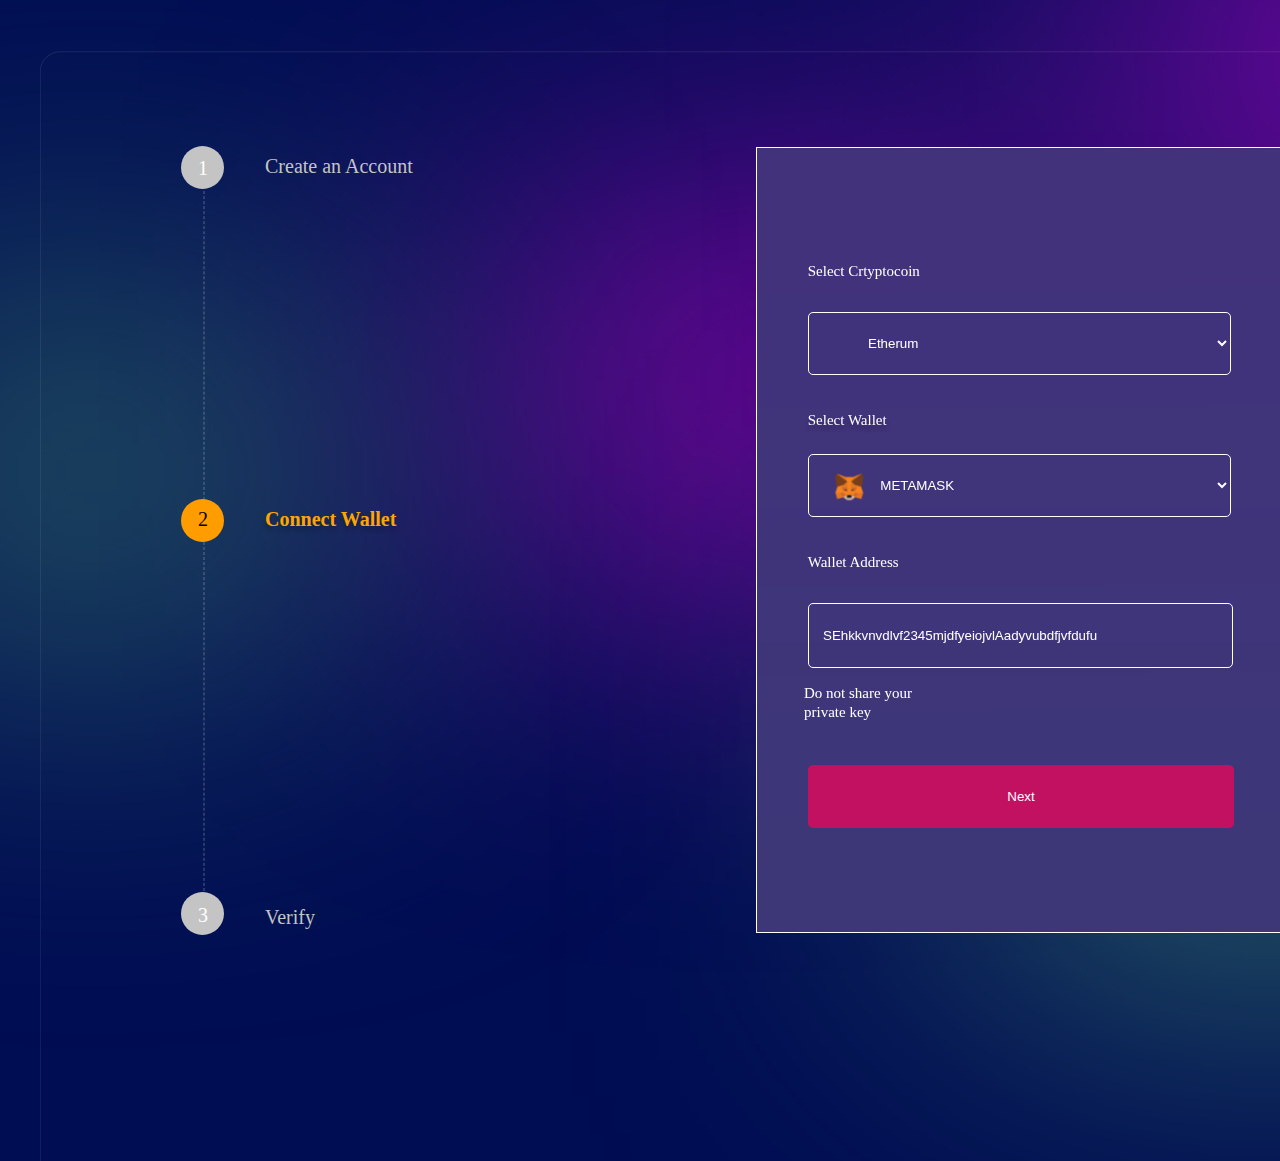
<file: connectwallet.html>
<!DOCTYPE html>
<html lang="en">
<head>
    <meta charset="UTF-8">
    <meta http-equiv="X-UA-Compatible" content="IE=edge">
    <meta name="viewport" content="width=device-width, initial-scale=1.0">
    <title>Connect Wallet</title>
    <link rel="stylesheet" href="connectwallet.css">
</head>
<body>
    <a href="#connect"></a>
    <section>
        <div class="ccv">
            <ul class="numbers">
                <li class="one">1</li>
                <li class="two">2</li>
                <li class="three">3</li>
            </ul>
            <ul class="list">
                <li class="cacc">Create an Account</li>
                <li class="cwallet">Connect Wallet</li>
                <li class="verify">Verify</li>
            </ul>
        </div>
        <form action="">
            <img src="img/metamaskpic.svg" alt="" class="metamask">
            <label for="coin" class="coin">Select Crtyptocoin</label>
            <select name="etherum" id="coin">
                <option value="coin">Etherum</option>
                <option value="">Matic</option>
                <option value="">Bnb</option>
                <option value="">Solana</option>
            </select>
            <label for="Wallet" class="wallet">Select Wallet</label>
            <select name="etherum" id="wallet">
                <option value="">METAMASK</option>
                <option value="">TRUST WALLET</option>
                <option value="">LUNO</option>
                <option value="">COINBASE</option>
                <option value="">BINANCE</option>
            </select>
            <label for="address" class="address">Wallet Address</label><p></p>
            <input type="text" id="address" 
            placeholder="SEhkkvnvdlvf2345mjdfyeiojvlAadyvubdfjvfdufu" 
            required>
            <p>Do not share your private key</p>
            <button><a href="#">Next</a></button>
        </form>
    </section>
    <img src="img/Ellipse 2.svg" alt="" class="tw">
    <img src="img/Ellipse 3.svg" alt="" class="th">
    <img src="img/Ellipse 4.svg" alt="" class="fo">
    <img src="img/Ellipse 1.svg" alt="" class="on">
    <img src="img/dashline.svg" alt="" class="line">
    <img src="img/Rectangle 1.svg" alt="" class="rec">
    <img src="img/circle 1.svg" alt="" class="circle1">
    <img src="img/circle 2.svg" alt="" class="circle2">
    <img src="img/circle 3.svg" alt="" class="circle3">
</body>
</html>
</file>
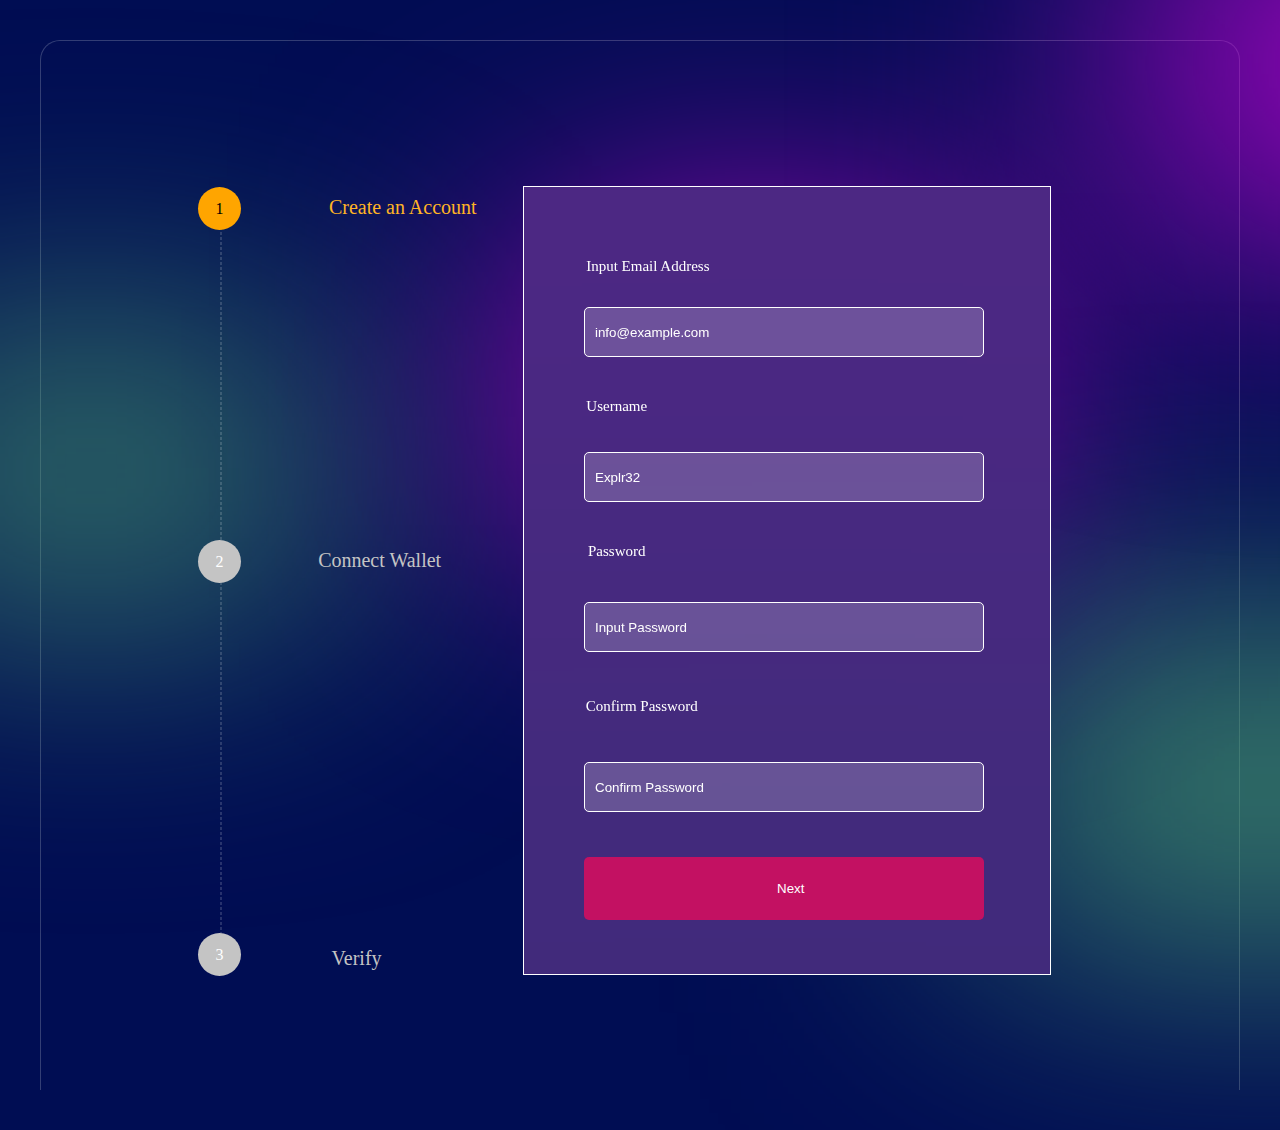
<file: createaccount.html>
<!DOCTYPE html>
<html lang="en">
<head>
    <meta charset="UTF-8">
    <meta http-equiv="X-UA-Compatible" content="IE=edge">
    <meta name="viewport" content="width=device-width, initial-scale=1.0">
    <title>Create Account</title>
    <link rel="stylesheet" href="createaccount.css">
</head>
<body>
<article>
    <img src="image/Ellipse 182.svg" alt="" class="img1">
    <img src="image/Ellipse 183.svg" alt="" class="img2">
    <img src="image/Ellipse 185.svg" alt="" class="img3">
    <img src="image/Ellipse 187.svg" alt="" class="img4">
    <section>
        <div class="list">
            <div class="dash"></div>
            <ul class="number">
                <li class="one">1</li>
                <li class="two">2</li>
                <li class="three">3</li>
            </ul>
            <ul class="navi">
                <li class="creat">Create an Account</li>
                <li class="connect">Connect Wallet</li>
                <li class="verify">Verify</li>
            </ul>
        </div>
        <div class="form">
            <form action="">
                <label for="email" class="email">Input Email Address</label><p></p>
                <input type="email" name="" id="email" placeholder="info@example.com" required><p></p>
                <label for="" class="username">Username</label><p></p>
                <input type="text" name="" id="Username" placeholder="Explr32" required><p></p>
                <label for="" class="password">Password</label><p></p>
                <input type="password" name="" id="password" placeholder="Input Password" required><p></p>
                <label for="" class="confirm">Confirm Password</label><p></p>
                <input type="password" name="" id="Confirm" placeholder="Confirm Password" required><p></p>
                <button type="submit">Next</button>
            </form>
        </div>
    </section>
</article>
</body>
</html>
</file>
<file: connectwallet.css>
*{
    padding: 0px;
    margin: 0px;
}

/* background */
body{
    position: relative;
    background-color:  #000D53;
    width: 1512px;
    height: 1090px;
    overflow-x: hidden;
}
.on{
    position: absolute;
    width: 458px;
    height: 212px;
    left: -138px;
    top: 365px;
    background: #4CA772;
    filter: blur(200px);
}
.tw{
    position: absolute;
    width: 449px;
    height: 229px;
    left: 540px;
    top: 273px;
    background: #FF00F5;
    filter: blur(200px);
}
.th{
    position: absolute;
    width: 516px;
    height: 281px;
    left: 1143px;
    top: -77px;
    background: #D103E2;
    filter: blur(200px);
}
.fo{
    position: absolute;
    width: 547px;
    height: 255px;
    left: 990px;
    top: 659px;
    background: #4CA772;
    filter: blur(200px);
}
.rec{
    position: absolute;
    width: 1431px;
    height: 1170px;
    left: 40px;
    top: 41px;
    margin-top: -50px;
}
.line{
    position: absolute;
    width: 0px;
    height: 763px;
    left: 203px;
    top: 151px;
    border: 1px dashed rgba(255, 255, 255, 0.15);
}
.circle1{
    position: absolute;
    width: 43px;
    height: 43px;
    left: 181px;
    top: 146px;
}
.circle2{
    position: absolute;
    width: 43px;
    height: 43px;
    left: 181px;
    top: 499px;
}
.circle3{
    position: absolute;
    width: 43px;
    height: 43px;
    left: 181px;
    top: 892px;
}

/* section */
section{
    display: flex;
    justify-content: center;
    align-items: center;
}
.cvv{
    display: flex;
}
li{
    z-index: 3;
    list-style-type: none;
}
.one{
    position: absolute;
    width: 9px;
    height: 29px;
    left: 198px;
    top: 155px;
    font-family: 'Space Grotesk';
    font-style: normal;
    font-weight: 400;
    font-size: 20px;
    line-height: 26px;
    color: #FFFFFF;
}
.two{
    position: absolute;
    width: 9px;
    height: 29px;
    left: 198px;
    top: 506px;
    font-family: 'Space Grotesk';
    font-style: normal;
    font-weight: 400;
    font-size: 20px;
    line-height: 26px;
    color: #000000;
}
.three{
    position: absolute;
    width: 9px;
    height: 29px;
    left: 198px;
    top: 902px;
    font-family: 'Space Grotesk';
    font-style: normal;
    font-weight: 400;
    font-size: 20px;
    line-height: 26px;
    color: #FFFFFF;
}
.cacc{
    position: absolute;
    width: 241.47px;
    height: 29.22px;
    left: 265px;
    top: 153px;
    font-family: 'Space Grotesk';
    font-style: normal;
    font-weight: 300;
    font-size: 20px;
    line-height: 26px;
    color: #C4C4C4;
}
.cwallet{
    position: absolute;
    width: 195.33px;
    height: 29.22px;
    left: 265px;
    top: 506px;
    font-family: 'Space Grotesk';
    font-style: normal;
    font-weight: 700;
    font-size: 20px;
    line-height: 26px;
    color: #FFA500;
    text-shadow: 0px 4px 4px rgba(0, 0, 0, 0.25);
}
.verify{
    position: absolute;
    width: 149.19px;
    height: 29.22px;
    left: 265px;
    top: 904px;
    font-family: 'Space Grotesk';
    font-style: normal;
    font-weight: 300;
    font-size: 20px;
    line-height: 26px;
    color: #C4C4C4;
}

/* form */
form{
    position: absolute;
    width: 528px;
    height: 784px;
    left: 756px;
    top: 147px;
    background:  rgba(255, 255, 255, 0.1);
    border: 0.5px solid #FFFFFF;
    backdrop-filter: blur(500px);
    z-index: 1;
}
.coin{
    position: absolute;
    width: 241.47px;
    height: 29.22px;
    left: 50.75px;
    top: 114px;
    font-family: 'Space Grotesk';
    font-style: normal;
    font-weight: 400;
    font-size: 15px;
    line-height: 19px;
    color: #FFFFFF;
}
#coin{
    position: absolute;
    width: 422.95px;
    height: 63.06px;
    left: 50.75px;
    top: 163.79px;
    background: none;
    border: 0.5px solid #FFFFFF;
    border-radius: 5px;
    color: #FFFFFF;
    padding-left: 55.25px;
    outline: none;
}
.wallet{
    position: absolute;
    width: 195.33px;
    height: 29.22px;
    left: 50.75px;
    top: 263.19px;
    font-family: 'Space Grotesk';
    font-style: normal;
    font-weight: 400;
    font-size: 15px;
    line-height: 19px;
    color: #FFFFFF;
    text-shadow: 0px 4px 4px rgba(0, 0, 0, 0.25);
}
#wallet{
    position: absolute;
    width: 422.95px;
    height: 63.06px;
    left: 50.75px;
    top: 306.25px;
    border: 0.5px solid #FFFFFF;
    border-radius: 5px;
    background: none;
    padding-left: 67.55px;
    color: #FFFFFF;
    outline: none;
}
.metamask{
    position: absolute;
    width: 51.91px;
    height: 53.83px;
    left: 64.6px;
    top: 312.4px;
}
option{
    background-color: #000D53;
}
.address{
    position: absolute;
    width: 149.19px;
    height: 29.22px;
    left: 50.75px;
    top: 404.68px;
    font-family: 'Space Grotesk';
    font-style: normal;
    font-weight: 400;
    font-size: 15px;
    line-height: 19px;
    color: #FFFFFF;
}
#address{
    position: absolute;
    width: 408.7px;
    height: 63.06px;
    left: 50.75px;
    top: 455.44px;
    border: 0.5px solid #FFFFFF;
    border-radius: 5px;
    background: none;
    padding-left: 14.25px;
    color: #FFFFFF;
    outline: none;
}
::placeholder{
    color: #FFFFFF;
}
p{
    position: absolute;
    width: 146px;
    height: 29px;
    left: 47px;
    top: 540px;
    font-family: 'Space Grotesk';
    font-style: normal;
    font-weight: 300;
    font-size: 15px;
    line-height: 19px;
    display: flex;
    align-items: center;
    color: #FFFFFF;
}
button{
    position: absolute;
    width: 426.03px;
    height: 63.06px;
    left: 51px;
    top: 617px;
    background: #C31162;
    border-radius: 5px;
    border: 0px;
}
a{
    color: #FFFFFF;
    text-decoration: none;
}
</file>
<file: createaccount.css>
*{
    margin: 0;
    padding: 0;
    box-sizing: border-box;
}

body{
    overflow-x: hidden;
}
article{
    /* width: 1512px; */
    /* height: 872px; */
    background-color: #000d53;
    padding: 40px;
}

.img1{
    position: absolute;
    width: 458px;
    height: 212px;
    left: -138px;
    top: 365px;
    background: #4CA772;
    filter: blur(150px);
}
.img2{
    position: absolute;
    width: 547px;
    height: 255px;
    left: 990px;
    top: 659px;
    background: #4CA772;
    filter: blur(150px);
}
.img3{
    position: absolute;
    width: 449px;
    height: 229px;
    left: 540px;
    top: 273px;
    background: #FF00F5;
    filter: blur(150px);
}
.img4{
    position: absolute;
    width: 516px;
    height: 281px;
    left: 1143px;
    top: -77px;
    background: #D103E2;
    filter: blur(150px);
}

section{
    display: flex;
    gap: 200px;
    text-align: center;
    border:  0.5px solid rgba(255, 255, 255, 0.2);
    border-radius: 20px;
    /* width: 1431px; */
    height: 1050px;
    border-bottom: none;
    border-bottom-left-radius: 0;
    border-bottom-right-radius: 0;
}
.navi{
    list-style-type: none;
}
.number{
    list-style-type: none;
}
.list{
    display: flex;
    gap: 20px;
    position: relative;
}
.one{
    background-color: #FFA500;
    width: 43px;
    height: 43px;
    border-radius: 90px;
    padding: 13px 10px;
    position: absolute;
    top: 146px;
    left: 157px;
}
.two{
    background-color: #C4C4C4;
    width: 43px;
    height: 43px;
    border-radius: 90px;
    padding: 13px 10px;
    color:  #FFFFFF;
    position: absolute;
    top: 499px;
    left: 157px;
}
.three{
    background-color: #C4C4C4;
    width: 43px;
    height: 43px;
    border-radius: 90px;
    padding: 13px 10px;
    color:  #FFFFFF;
    position: absolute;
    top: 892px;
    left: 157px;
}

.creat{
    position: absolute;
    top: 153px;
    left: 241px;
    width: 241.47px;
    height: 29.22px;
    color: #FFB425;
    font-family: 'Space Grotesk';
    font-style: normal;
    font-weight: 400;
    font-size: 20px;
    line-height: 26px;
}
.connect{
    position: absolute;
    top: 506px;
    left: 241px;
    width: 195.33px;
    height: 29.22px;
    font-family: 'Space Grotesk';
    font-style: normal;
    font-weight: 300;
    font-size: 20px;
    line-height: 26px;
    color: #C4C4C4;
}
.verify{
    position: absolute;
    top: 904px;
    left: 241px;
    width: 149.19px;
    height: 29.22px;
    font-family: 'Space Grotesk';
    font-style: normal;
    font-weight: 300;
    font-size: 20px;
    line-height: 26px;
    color: #C4C4C4;
}

.dash{
    border: 1px dashed rgba(255, 255, 255, 0.15);
    position: absolute;
    width: 0px;
    height: 763px;
    left: 179px;
    top: 151px
}


.form{
    position: absolute;
    width: 528px;
    height: 789px;
    left: 523px;
    top: 186px;
    background: rgba(255, 255, 255, 0.1);
    border: 0.5px solid #FFFFFF;
    backdrop-filter: blur(500px);
}
::placeholder{
    color: #FFFFFF;
}
.email{
    position: absolute;
    /* left: 60px; */
    right: 64.73%;
    top: 70px;
    bottom: 74.32%;
    font-family: 'Space Grotesk';
    font-style: normal;
    font-weight: 400;
    font-size: 15px;
    line-height: 19px;
    color: #FFFFFF;
    /* padding: 50px; */
}
#email{
    border-radius: 5px;
    box-sizing: border-box;
    position: absolute;
    width: 400px;
    height: 50px;
    left: 60px;
    top: 120px;
    background: rgba(255, 255, 255, 0.1);
    border: 0.5px solid #FFFFFF;
    backdrop-filter: blur(500px);
    padding: 10px;
    color: #FFFFFF;
    outline: none;
}
.username{
    position: absolute;
    left: 0px;
    right: 64.73%;
    top: 210px;
    bottom: 74.32%;
    font-family: 'Space Grotesk';
    font-style: normal;
    font-weight: 400;
    font-size: 15px;
    line-height: 19px;
    color: #FFFFFF;
}
#Username{
    border-radius: 5px;
    box-sizing: border-box;
    position: absolute;
    width: 400px;
    height: 50px;
    left: 60px;
    top: 265px;
    background: rgba(255, 255, 255, 0.1);
    border: 0.5px solid #FFFFFF;
    backdrop-filter: blur(500px);
    padding: 10px;
    color: #FFFFFF;
    outline: none;
}
.password{
    position: absolute;
    left: 0px;
    right: 64.73%;
    top: 355px;
    bottom: 74.32%;
    font-family: 'Space Grotesk';
    font-style: normal;
    font-weight: 400;
    font-size: 15px;
    line-height: 19px;
    color: #FFFFFF;
}
#password{
    border-radius: 5px;
    box-sizing: border-box;
    position: absolute;
    width: 400px;
    height: 50px;
    left: 60px;
    top: 415px;
    background: rgba(255, 255, 255, 0.1);
    border: 0.5px solid #FFFFFF;
    backdrop-filter: blur(500px);
    padding: 10px;
    color: #FFFFFF;
    outline: none;
}
.confirm{
    position: absolute;
    left: 50px;
    right: 64.73%;
    top: 510px;
    bottom: 74.32%;
    font-family: 'Space Grotesk';
    font-style: normal;
    font-weight: 400;
    font-size: 15px;
    line-height: 19px;
    color: #FFFFFF;
}
#Confirm{
    border-radius: 5px;
    box-sizing: border-box;
    position: absolute;
    width: 400px;
    height: 50px;
    left: 60px;
    top: 575px;
    background: rgba(255, 255, 255, 0.1);
    border: 0.5px solid #FFFFFF;
    backdrop-filter: blur(500px);
    padding: 10px;
    color: #FFFFFF;
    outline: none;
}
button{
    position: absolute;
    width: 400px;
    height: 63.06px;
    left: 60px;
    top: 670px;
    background: #C31162;
    border-radius: 5px;
    border: none;
    display: flex; 
    align-items: center;
    padding: 11px 193px;   
    color: #FFFFFF;
}
</file>
